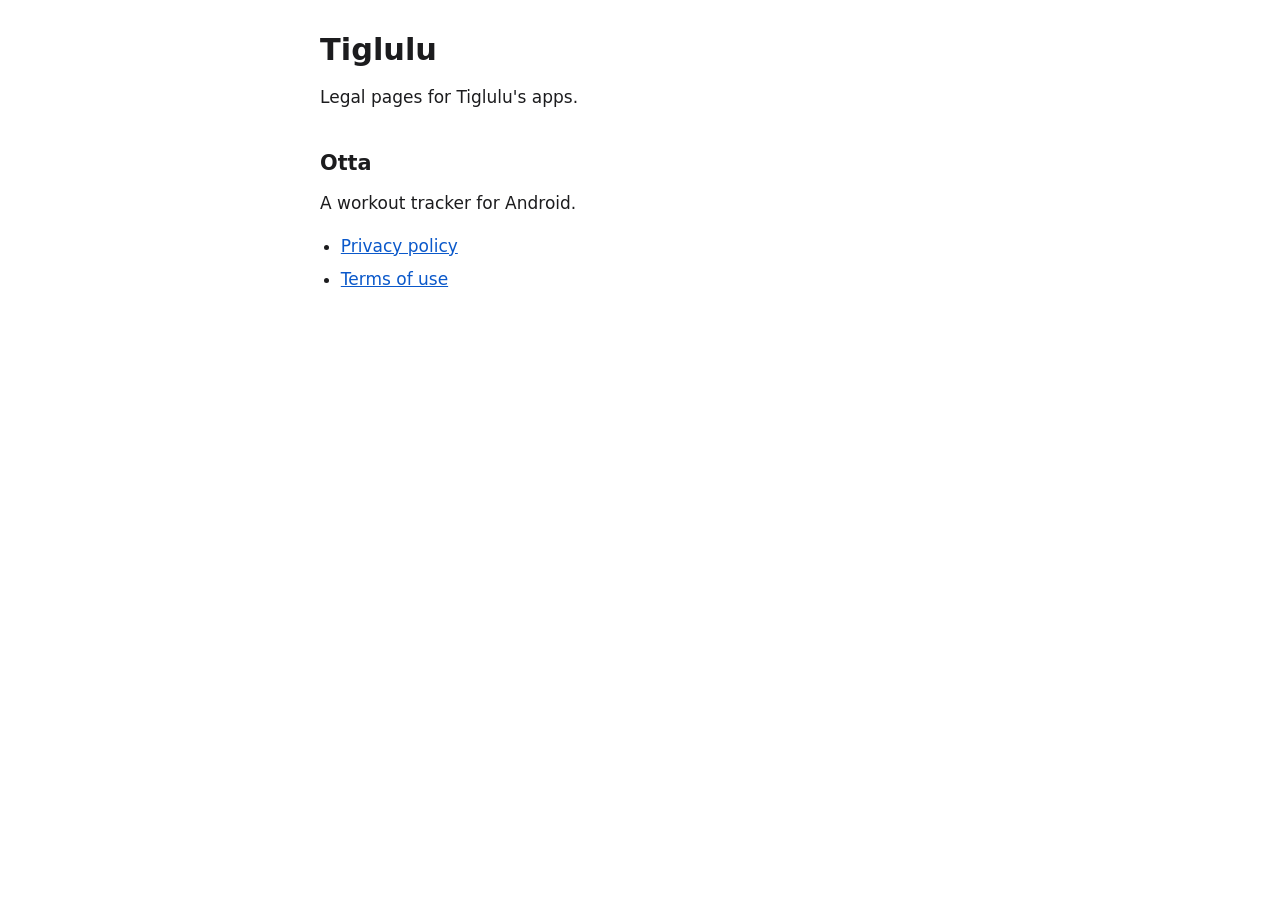
<file: index.html>
<!doctype html>
<html lang="en">
<head>
<meta charset="utf-8">
<meta name="viewport" content="width=device-width, initial-scale=1">
<title>Tiglulu</title>
<link rel="stylesheet" href="style.css">
</head>
<body>
<main>
<h1>Tiglulu</h1>
<p>Legal pages for Tiglulu's apps.</p>
<h2>Otta</h2>
<p>A workout tracker for Android.</p>
<ul>
  <li><a href="otta/privacy/">Privacy policy</a></li>
  <li><a href="otta/terms/">Terms of use</a></li>
</ul>
</main>
</body>
</html>
</file>
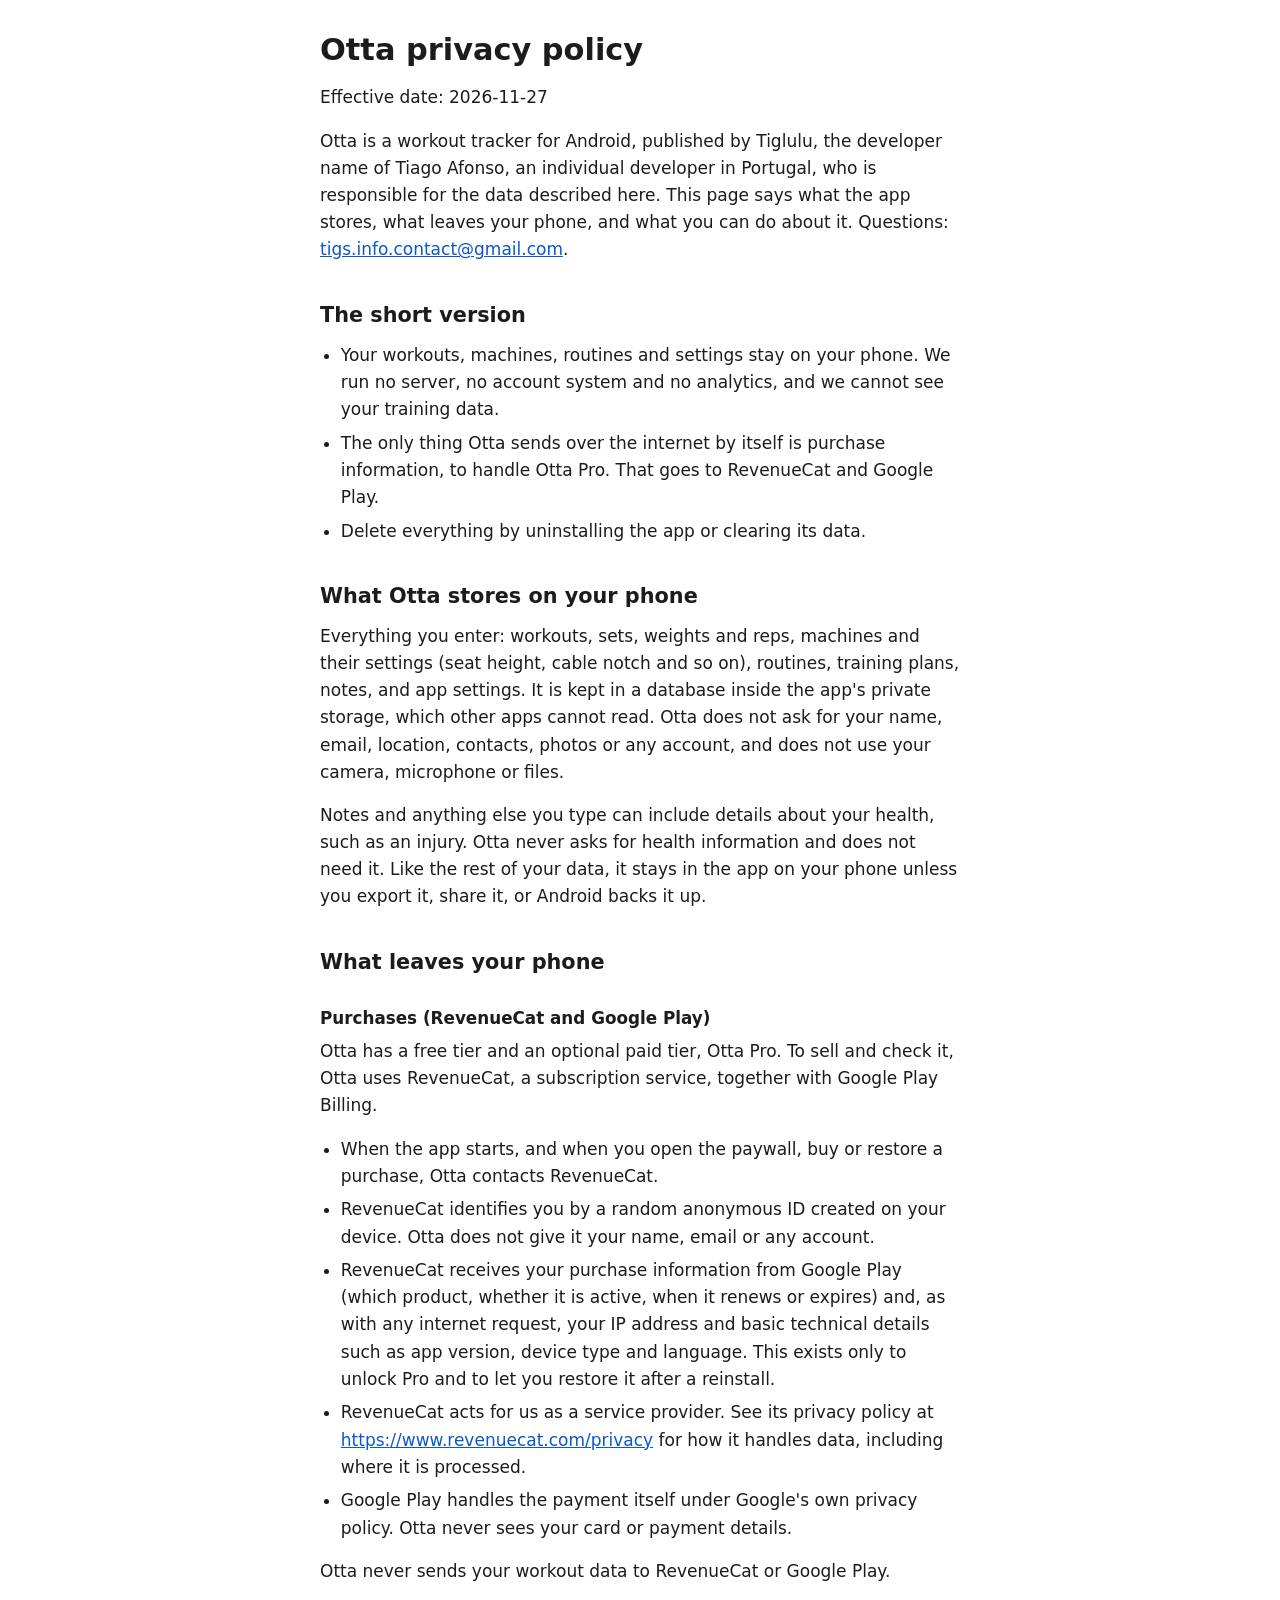
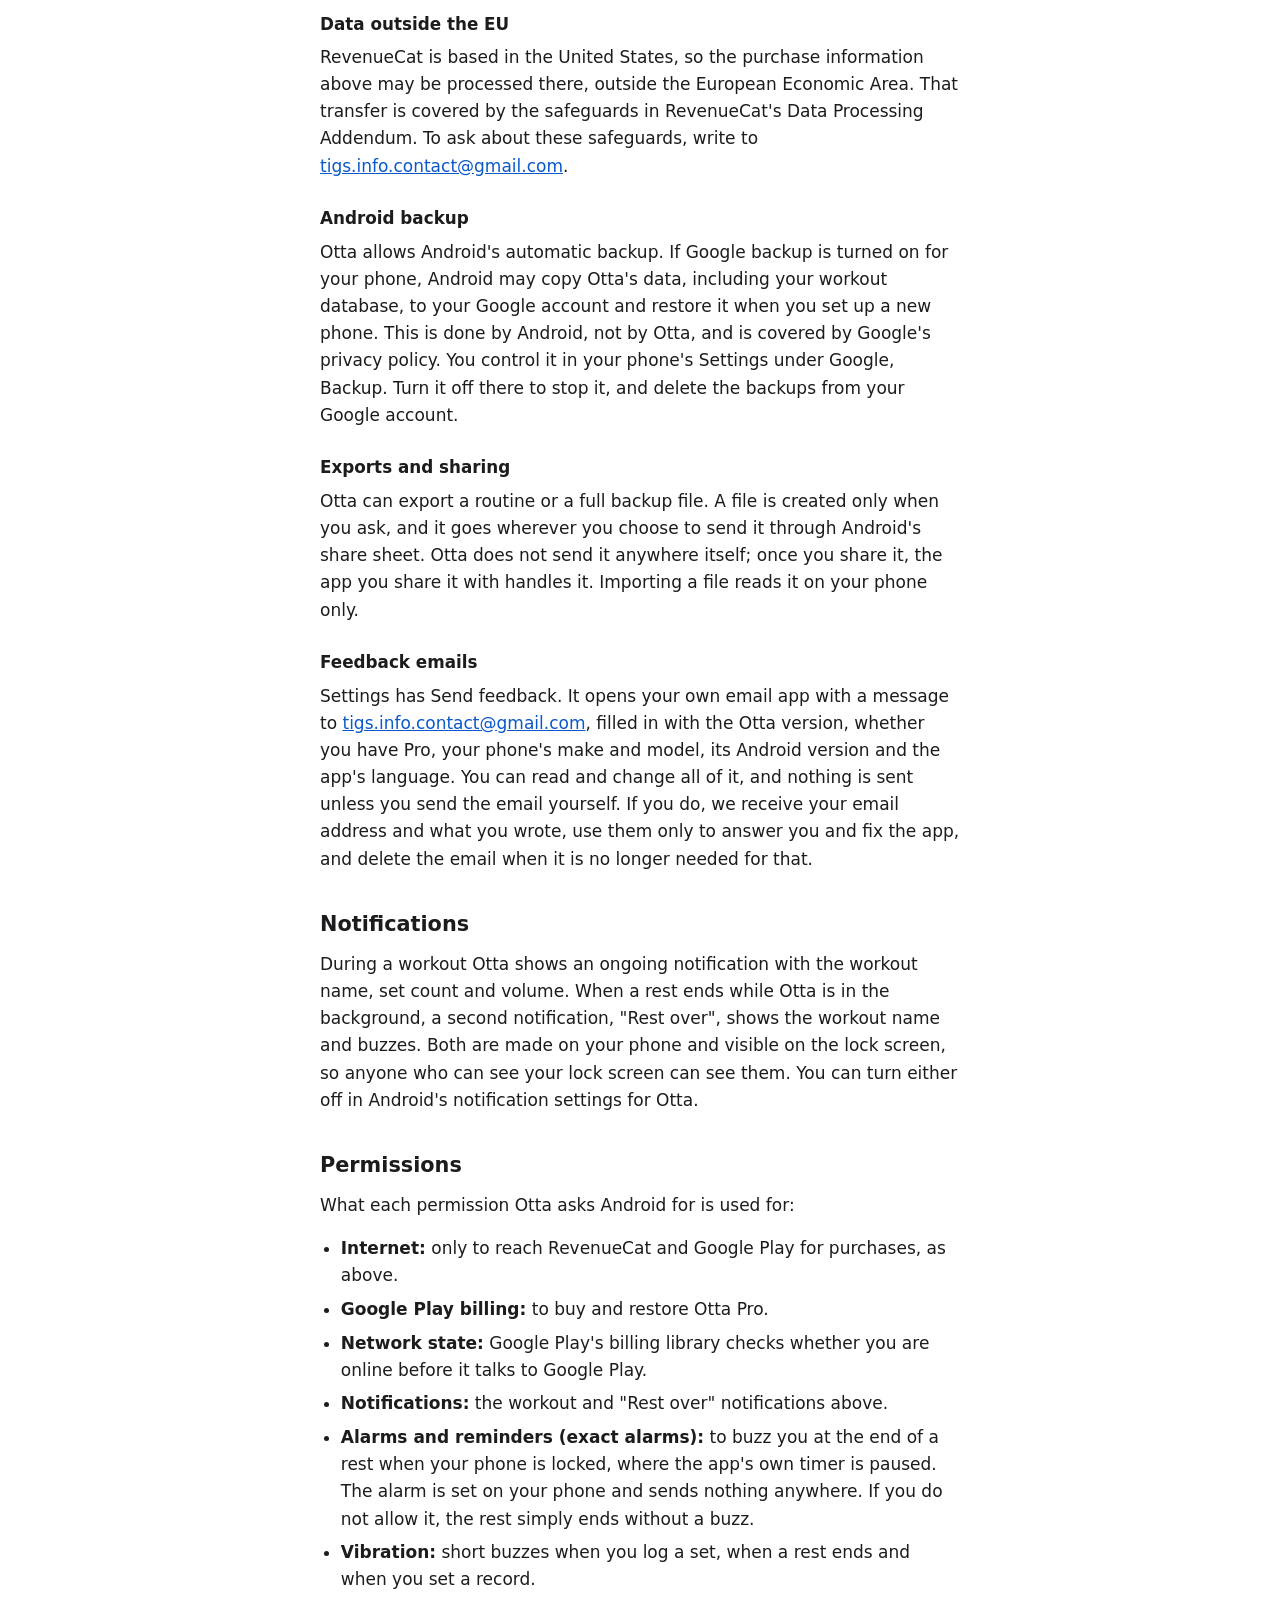
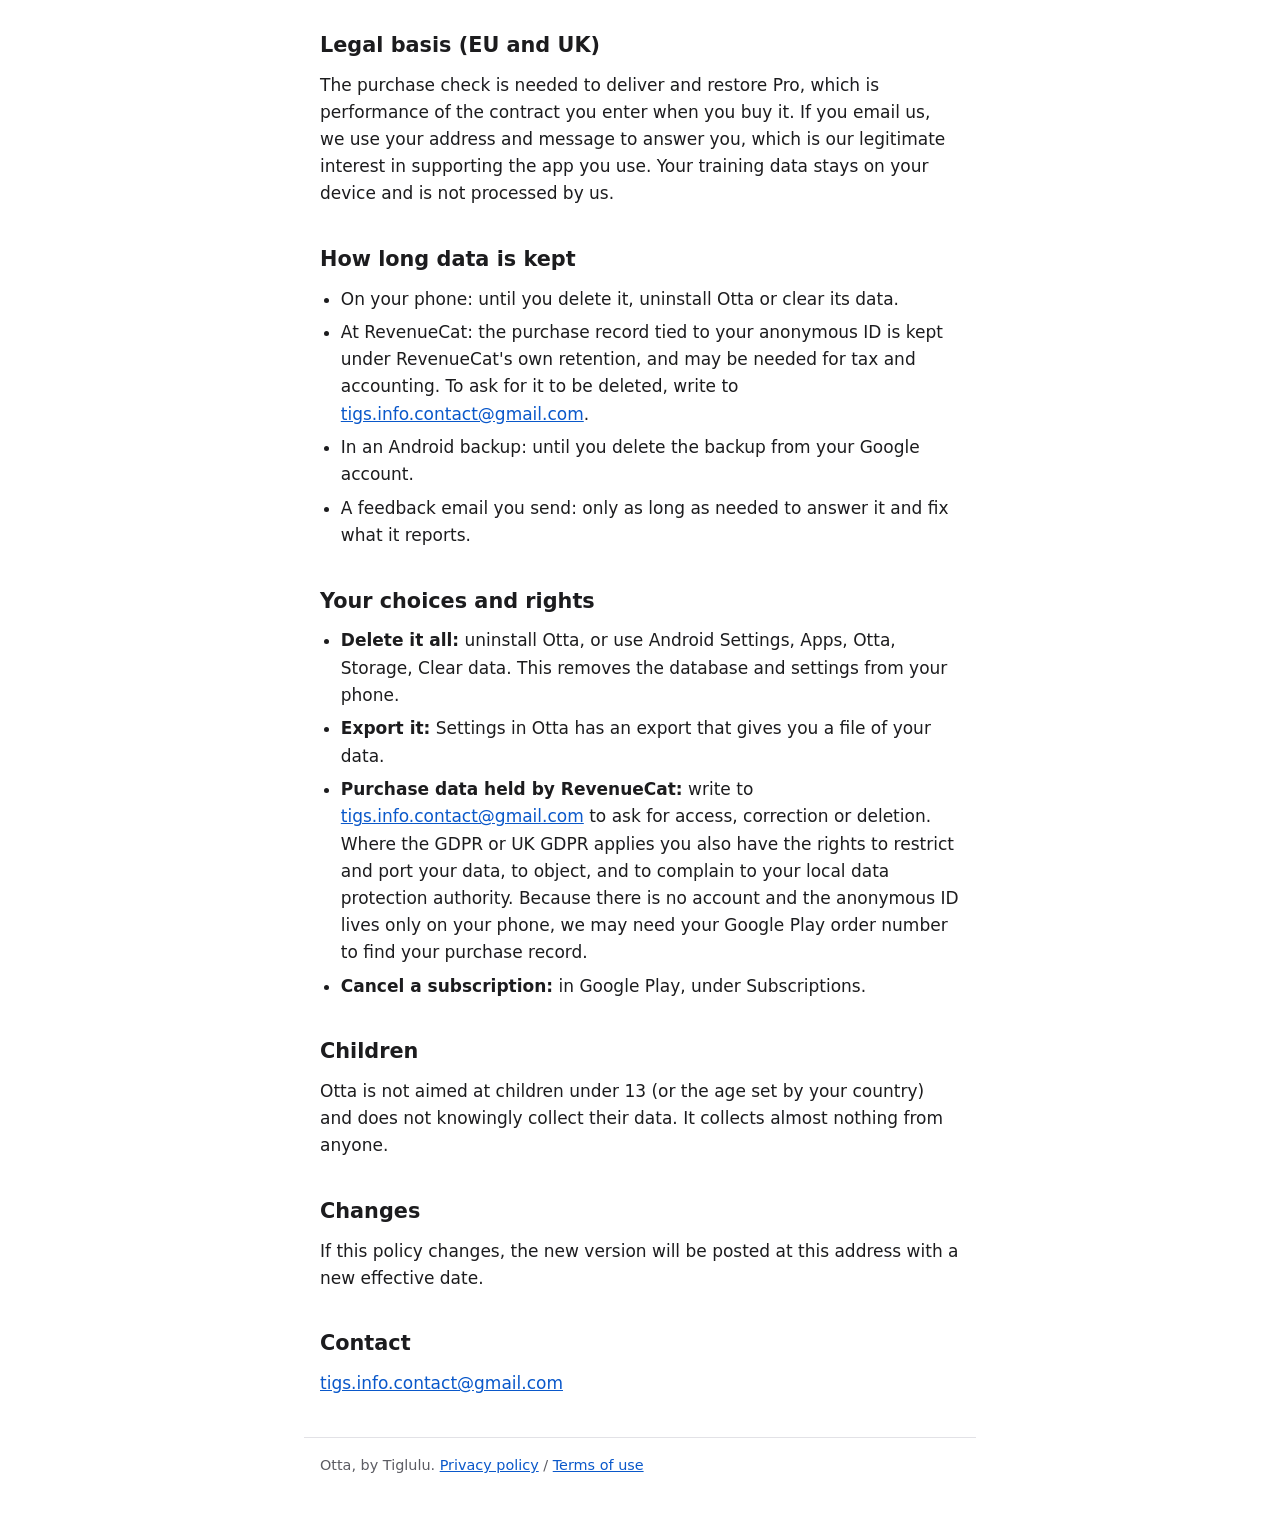
<file: otta/privacy/index.html>
<!doctype html>
<html lang="en">
<head>
<meta charset="utf-8">
<meta name="viewport" content="width=device-width, initial-scale=1">
<title>Otta privacy policy</title>
<link rel="stylesheet" href="../../style.css">
</head>
<body>
<main>
<h1>Otta privacy policy</h1>
<p>Effective date: 2026-11-27</p>
<p>Otta is a workout tracker for Android, published by Tiglulu, the developer name of Tiago Afonso, an individual developer in Portugal, who is responsible for the data described here. This page says what the app stores, what leaves your phone, and what you can do about it. Questions: <a href="mailto:tigs.info.contact@gmail.com">tigs.info.contact@gmail.com</a>.</p>
<h2>The short version</h2>
<ul>
  <li>Your workouts, machines, routines and settings stay on your phone. We run no server, no account system and no analytics, and we cannot see your training data.</li>
  <li>The only thing Otta sends over the internet by itself is purchase information, to handle Otta Pro. That goes to RevenueCat and Google Play.</li>
  <li>Delete everything by uninstalling the app or clearing its data.</li>
</ul>
<h2>What Otta stores on your phone</h2>
<p>Everything you enter: workouts, sets, weights and reps, machines and their settings (seat height, cable notch and so on), routines, training plans, notes, and app settings. It is kept in a database inside the app's private storage, which other apps cannot read. Otta does not ask for your name, email, location, contacts, photos or any account, and does not use your camera, microphone or files.</p>
<p>Notes and anything else you type can include details about your health, such as an injury. Otta never asks for health information and does not need it. Like the rest of your data, it stays in the app on your phone unless you export it, share it, or Android backs it up.</p>
<h2>What leaves your phone</h2>
<h3>Purchases (RevenueCat and Google Play)</h3>
<p>Otta has a free tier and an optional paid tier, Otta Pro. To sell and check it, Otta uses RevenueCat, a subscription service, together with Google Play Billing.</p>
<ul>
  <li>When the app starts, and when you open the paywall, buy or restore a purchase, Otta contacts RevenueCat.</li>
  <li>RevenueCat identifies you by a random anonymous ID created on your device. Otta does not give it your name, email or any account.</li>
  <li>RevenueCat receives your purchase information from Google Play (which product, whether it is active, when it renews or expires) and, as with any internet request, your IP address and basic technical details such as app version, device type and language. This exists only to unlock Pro and to let you restore it after a reinstall.</li>
  <li>RevenueCat acts for us as a service provider. See its privacy policy at <a href="https://www.revenuecat.com/privacy">https://www.revenuecat.com/privacy</a> for how it handles data, including where it is processed.</li>
  <li>Google Play handles the payment itself under Google's own privacy policy. Otta never sees your card or payment details.</li>
</ul>
<p>Otta never sends your workout data to RevenueCat or Google Play.</p>
<h3>Data outside the EU</h3>
<p>RevenueCat is based in the United States, so the purchase information above may be processed there, outside the European Economic Area. That transfer is covered by the safeguards in RevenueCat's Data Processing Addendum. To ask about these safeguards, write to <a href="mailto:tigs.info.contact@gmail.com">tigs.info.contact@gmail.com</a>.</p>
<h3>Android backup</h3>
<p>Otta allows Android's automatic backup. If Google backup is turned on for your phone, Android may copy Otta's data, including your workout database, to your Google account and restore it when you set up a new phone. This is done by Android, not by Otta, and is covered by Google's privacy policy. You control it in your phone's Settings under Google, Backup. Turn it off there to stop it, and delete the backups from your Google account.</p>
<h3>Exports and sharing</h3>
<p>Otta can export a routine or a full backup file. A file is created only when you ask, and it goes wherever you choose to send it through Android's share sheet. Otta does not send it anywhere itself; once you share it, the app you share it with handles it. Importing a file reads it on your phone only.</p>
<h3>Feedback emails</h3>
<p>Settings has Send feedback. It opens your own email app with a message to <a href="mailto:tigs.info.contact@gmail.com">tigs.info.contact@gmail.com</a>, filled in with the Otta version, whether you have Pro, your phone's make and model, its Android version and the app's language. You can read and change all of it, and nothing is sent unless you send the email yourself. If you do, we receive your email address and what you wrote, use them only to answer you and fix the app, and delete the email when it is no longer needed for that.</p>
<h2>Notifications</h2>
<p>During a workout Otta shows an ongoing notification with the workout name, set count and volume. When a rest ends while Otta is in the background, a second notification, "Rest over", shows the workout name and buzzes. Both are made on your phone and visible on the lock screen, so anyone who can see your lock screen can see them. You can turn either off in Android's notification settings for Otta.</p>
<h2>Permissions</h2>
<p>What each permission Otta asks Android for is used for:</p>
<ul>
  <li><strong>Internet:</strong> only to reach RevenueCat and Google Play for purchases, as above.</li>
  <li><strong>Google Play billing:</strong> to buy and restore Otta Pro.</li>
  <li><strong>Network state:</strong> Google Play's billing library checks whether you are online before it talks to Google Play.</li>
  <li><strong>Notifications:</strong> the workout and "Rest over" notifications above.</li>
  <li><strong>Alarms and reminders (exact alarms):</strong> to buzz you at the end of a rest when your phone is locked, where the app's own timer is paused. The alarm is set on your phone and sends nothing anywhere. If you do not allow it, the rest simply ends without a buzz.</li>
  <li><strong>Vibration:</strong> short buzzes when you log a set, when a rest ends and when you set a record.</li>
</ul>
<h2>Legal basis (EU and UK)</h2>
<p>The purchase check is needed to deliver and restore Pro, which is performance of the contract you enter when you buy it. If you email us, we use your address and message to answer you, which is our legitimate interest in supporting the app you use. Your training data stays on your device and is not processed by us.</p>
<h2>How long data is kept</h2>
<ul>
  <li>On your phone: until you delete it, uninstall Otta or clear its data.</li>
  <li>At RevenueCat: the purchase record tied to your anonymous ID is kept under RevenueCat's own retention, and may be needed for tax and accounting. To ask for it to be deleted, write to <a href="mailto:tigs.info.contact@gmail.com">tigs.info.contact@gmail.com</a>.</li>
  <li>In an Android backup: until you delete the backup from your Google account.</li>
  <li>A feedback email you send: only as long as needed to answer it and fix what it reports.</li>
</ul>
<h2>Your choices and rights</h2>
<ul>
  <li><strong>Delete it all:</strong> uninstall Otta, or use Android Settings, Apps, Otta, Storage, Clear data. This removes the database and settings from your phone.</li>
  <li><strong>Export it:</strong> Settings in Otta has an export that gives you a file of your data.</li>
  <li><strong>Purchase data held by RevenueCat:</strong> write to <a href="mailto:tigs.info.contact@gmail.com">tigs.info.contact@gmail.com</a> to ask for access, correction or deletion. Where the GDPR or UK GDPR applies you also have the rights to restrict and port your data, to object, and to complain to your local data protection authority. Because there is no account and the anonymous ID lives only on your phone, we may need your Google Play order number to find your purchase record.</li>
  <li><strong>Cancel a subscription:</strong> in Google Play, under Subscriptions.</li>
</ul>
<h2>Children</h2>
<p>Otta is not aimed at children under 13 (or the age set by your country) and does not knowingly collect their data. It collects almost nothing from anyone.</p>
<h2>Changes</h2>
<p>If this policy changes, the new version will be posted at this address with a new effective date.</p>
<h2>Contact</h2>
<p><a href="mailto:tigs.info.contact@gmail.com">tigs.info.contact@gmail.com</a></p>
</main>
<footer>
<p>Otta, by Tiglulu. <a href="../privacy/">Privacy policy</a> <span aria-hidden="true">/</span> <a href="../terms/">Terms of use</a></p>
</footer>
</body>
</html>
</file>
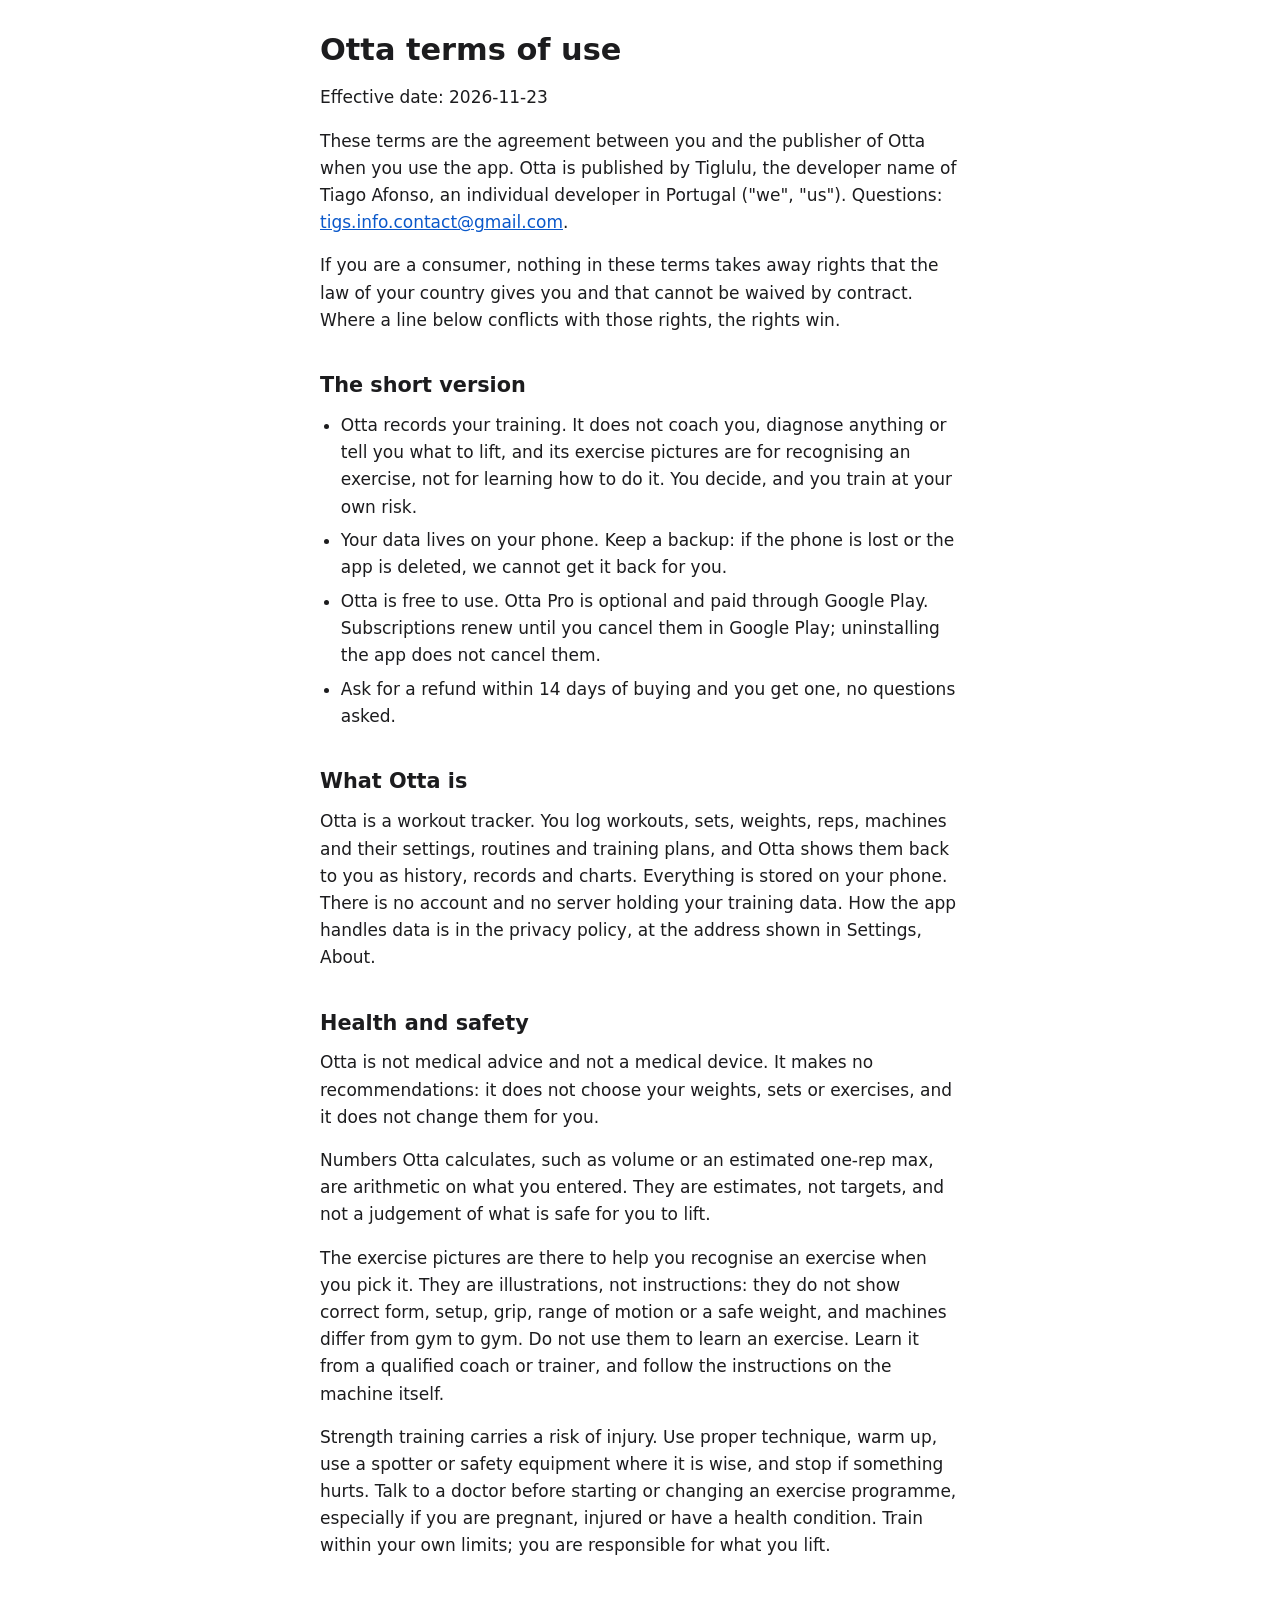
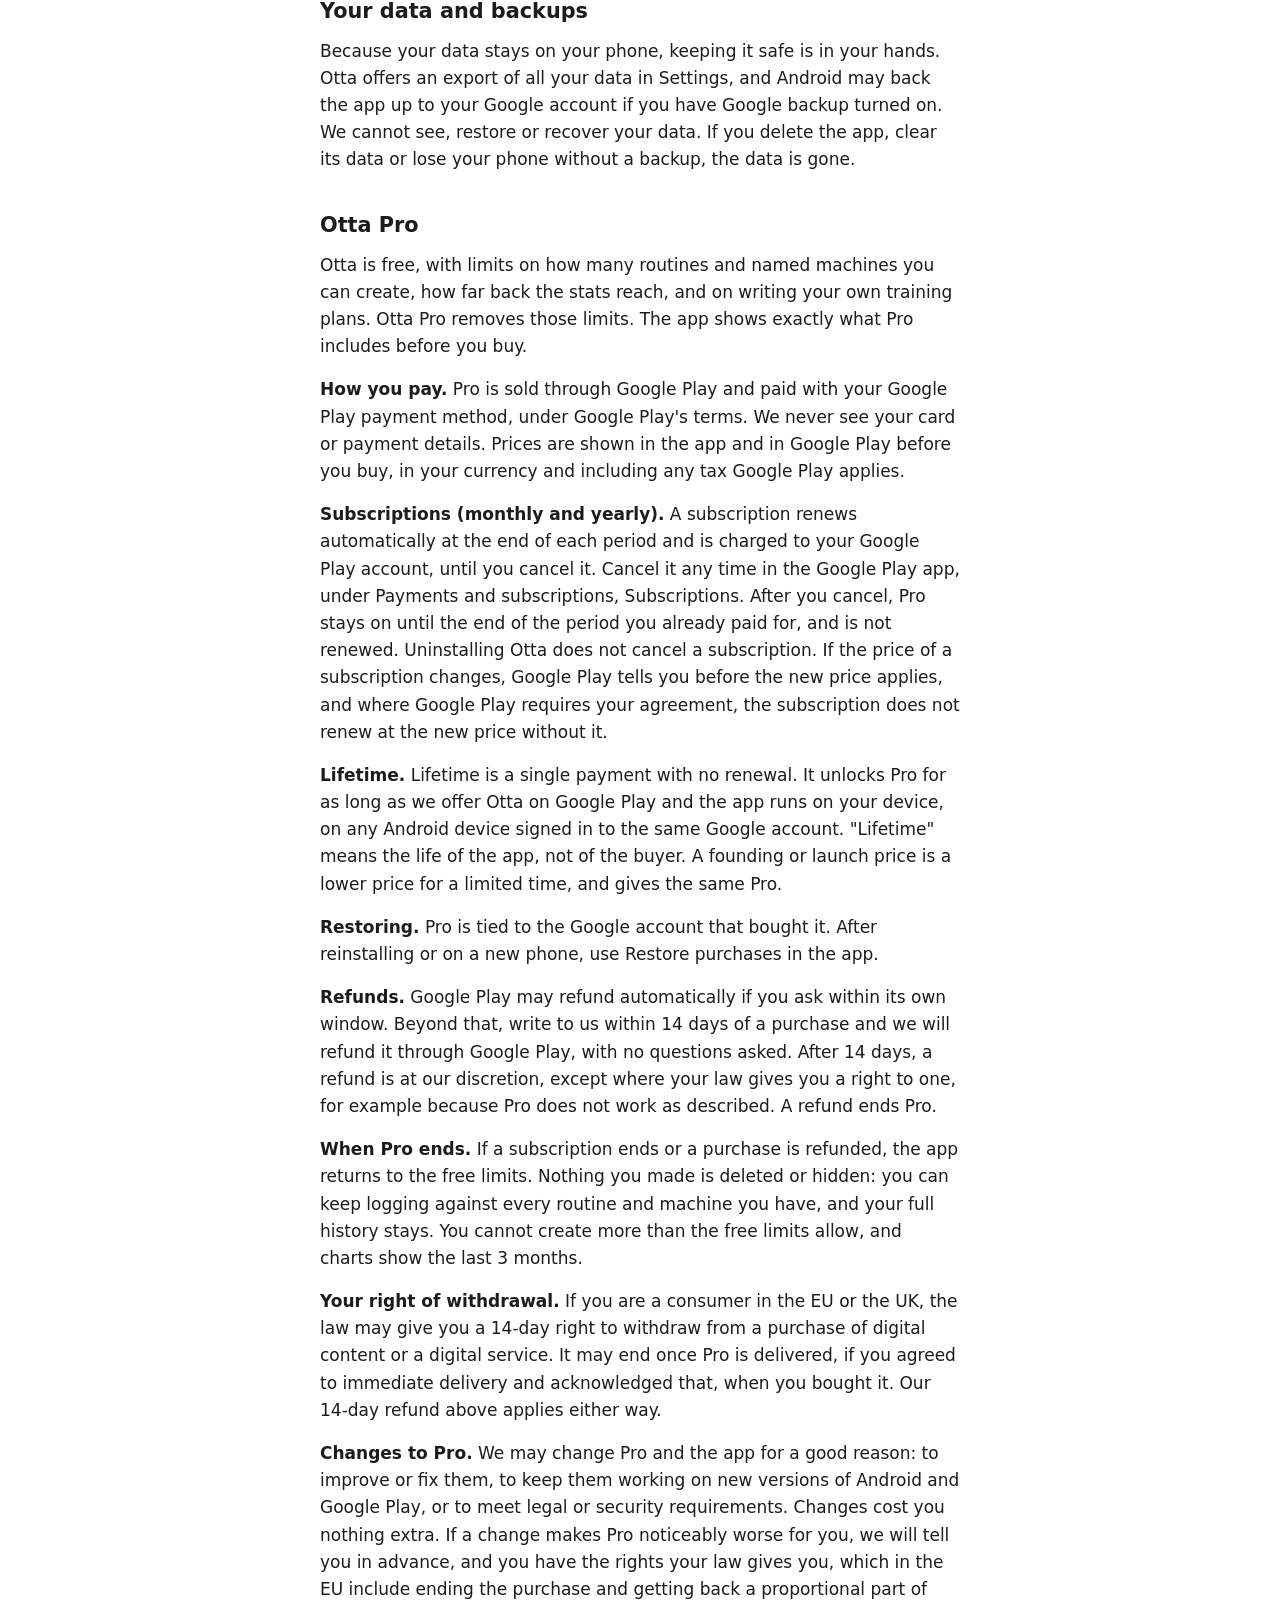
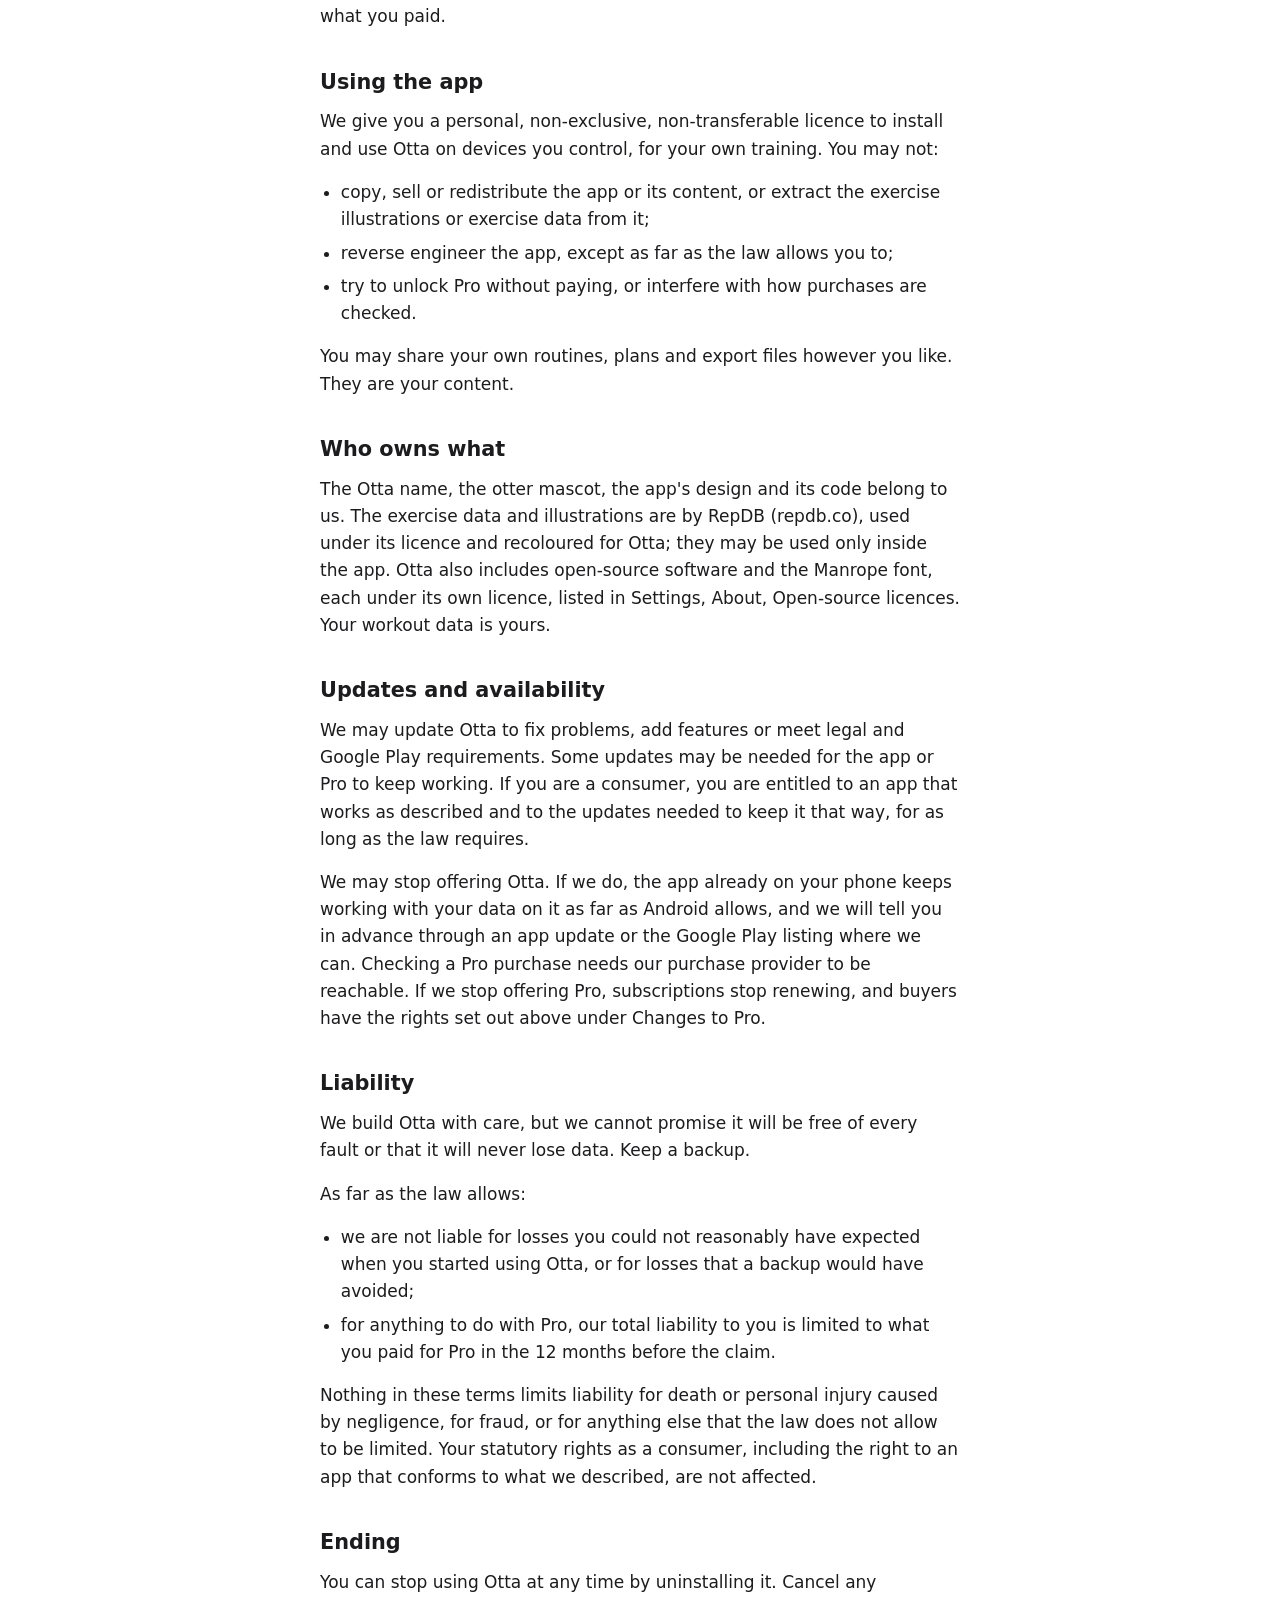
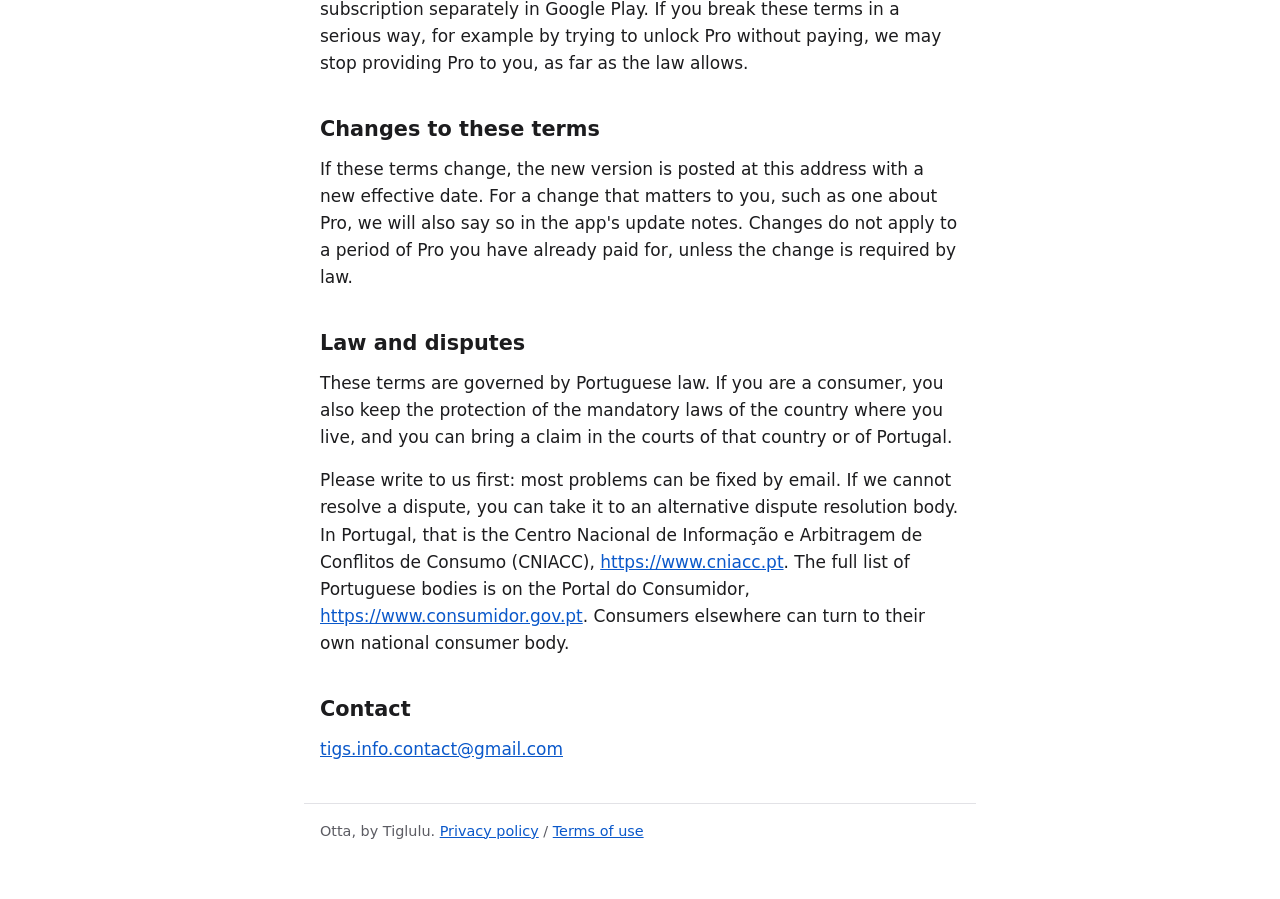
<file: otta/terms/index.html>
<!doctype html>
<html lang="en">
<head>
<meta charset="utf-8">
<meta name="viewport" content="width=device-width, initial-scale=1">
<title>Otta terms of use</title>
<link rel="stylesheet" href="../../style.css">
</head>
<body>
<main>
<h1>Otta terms of use</h1>
<p>Effective date: 2026-11-23</p>
<p>These terms are the agreement between you and the publisher of Otta when you use the app. Otta is published by Tiglulu, the developer name of Tiago Afonso, an individual developer in Portugal ("we", "us"). Questions: <a href="mailto:tigs.info.contact@gmail.com">tigs.info.contact@gmail.com</a>.</p>
<p>If you are a consumer, nothing in these terms takes away rights that the law of your country gives you and that cannot be waived by contract. Where a line below conflicts with those rights, the rights win.</p>
<h2>The short version</h2>
<ul>
  <li>Otta records your training. It does not coach you, diagnose anything or tell you what to lift, and its exercise pictures are for recognising an exercise, not for learning how to do it. You decide, and you train at your own risk.</li>
  <li>Your data lives on your phone. Keep a backup: if the phone is lost or the app is deleted, we cannot get it back for you.</li>
  <li>Otta is free to use. Otta Pro is optional and paid through Google Play. Subscriptions renew until you cancel them in Google Play; uninstalling the app does not cancel them.</li>
  <li>Ask for a refund within 14 days of buying and you get one, no questions asked.</li>
</ul>
<h2>What Otta is</h2>
<p>Otta is a workout tracker. You log workouts, sets, weights, reps, machines and their settings, routines and training plans, and Otta shows them back to you as history, records and charts. Everything is stored on your phone. There is no account and no server holding your training data. How the app handles data is in the privacy policy, at the address shown in Settings, About.</p>
<h2>Health and safety</h2>
<p>Otta is not medical advice and not a medical device. It makes no recommendations: it does not choose your weights, sets or exercises, and it does not change them for you.</p>
<p>Numbers Otta calculates, such as volume or an estimated one-rep max, are arithmetic on what you entered. They are estimates, not targets, and not a judgement of what is safe for you to lift.</p>
<p>The exercise pictures are there to help you recognise an exercise when you pick it. They are illustrations, not instructions: they do not show correct form, setup, grip, range of motion or a safe weight, and machines differ from gym to gym. Do not use them to learn an exercise. Learn it from a qualified coach or trainer, and follow the instructions on the machine itself.</p>
<p>Strength training carries a risk of injury. Use proper technique, warm up, use a spotter or safety equipment where it is wise, and stop if something hurts. Talk to a doctor before starting or changing an exercise programme, especially if you are pregnant, injured or have a health condition. Train within your own limits; you are responsible for what you lift.</p>
<h2>Your data and backups</h2>
<p>Because your data stays on your phone, keeping it safe is in your hands. Otta offers an export of all your data in Settings, and Android may back the app up to your Google account if you have Google backup turned on. We cannot see, restore or recover your data. If you delete the app, clear its data or lose your phone without a backup, the data is gone.</p>
<h2>Otta Pro</h2>
<p>Otta is free, with limits on how many routines and named machines you can create, how far back the stats reach, and on writing your own training plans. Otta Pro removes those limits. The app shows exactly what Pro includes before you buy.</p>
<p><strong>How you pay.</strong> Pro is sold through Google Play and paid with your Google Play payment method, under Google Play's terms. We never see your card or payment details. Prices are shown in the app and in Google Play before you buy, in your currency and including any tax Google Play applies.</p>
<p><strong>Subscriptions (monthly and yearly).</strong> A subscription renews automatically at the end of each period and is charged to your Google Play account, until you cancel it. Cancel it any time in the Google Play app, under Payments and subscriptions, Subscriptions. After you cancel, Pro stays on until the end of the period you already paid for, and is not renewed. Uninstalling Otta does not cancel a subscription. If the price of a subscription changes, Google Play tells you before the new price applies, and where Google Play requires your agreement, the subscription does not renew at the new price without it.</p>
<p><strong>Lifetime.</strong> Lifetime is a single payment with no renewal. It unlocks Pro for as long as we offer Otta on Google Play and the app runs on your device, on any Android device signed in to the same Google account. "Lifetime" means the life of the app, not of the buyer. A founding or launch price is a lower price for a limited time, and gives the same Pro.</p>
<p><strong>Restoring.</strong> Pro is tied to the Google account that bought it. After reinstalling or on a new phone, use Restore purchases in the app.</p>
<p><strong>Refunds.</strong> Google Play may refund automatically if you ask within its own window. Beyond that, write to us within 14 days of a purchase and we will refund it through Google Play, with no questions asked. After 14 days, a refund is at our discretion, except where your law gives you a right to one, for example because Pro does not work as described. A refund ends Pro.</p>
<p><strong>When Pro ends.</strong> If a subscription ends or a purchase is refunded, the app returns to the free limits. Nothing you made is deleted or hidden: you can keep logging against every routine and machine you have, and your full history stays. You cannot create more than the free limits allow, and charts show the last 3 months.</p>
<p><strong>Your right of withdrawal.</strong> If you are a consumer in the EU or the UK, the law may give you a 14-day right to withdraw from a purchase of digital content or a digital service. It may end once Pro is delivered, if you agreed to immediate delivery and acknowledged that, when you bought it. Our 14-day refund above applies either way.</p>
<p><strong>Changes to Pro.</strong> We may change Pro and the app for a good reason: to improve or fix them, to keep them working on new versions of Android and Google Play, or to meet legal or security requirements. Changes cost you nothing extra. If a change makes Pro noticeably worse for you, we will tell you in advance, and you have the rights your law gives you, which in the EU include ending the purchase and getting back a proportional part of what you paid.</p>
<h2>Using the app</h2>
<p>We give you a personal, non-exclusive, non-transferable licence to install and use Otta on devices you control, for your own training. You may not:</p>
<ul>
  <li>copy, sell or redistribute the app or its content, or extract the exercise illustrations or exercise data from it;</li>
  <li>reverse engineer the app, except as far as the law allows you to;</li>
  <li>try to unlock Pro without paying, or interfere with how purchases are checked.</li>
</ul>
<p>You may share your own routines, plans and export files however you like. They are your content.</p>
<h2>Who owns what</h2>
<p>The Otta name, the otter mascot, the app's design and its code belong to us. The exercise data and illustrations are by RepDB (repdb.co), used under its licence and recoloured for Otta; they may be used only inside the app. Otta also includes open-source software and the Manrope font, each under its own licence, listed in Settings, About, Open-source licences. Your workout data is yours.</p>
<h2>Updates and availability</h2>
<p>We may update Otta to fix problems, add features or meet legal and Google Play requirements. Some updates may be needed for the app or Pro to keep working. If you are a consumer, you are entitled to an app that works as described and to the updates needed to keep it that way, for as long as the law requires.</p>
<p>We may stop offering Otta. If we do, the app already on your phone keeps working with your data on it as far as Android allows, and we will tell you in advance through an app update or the Google Play listing where we can. Checking a Pro purchase needs our purchase provider to be reachable. If we stop offering Pro, subscriptions stop renewing, and buyers have the rights set out above under Changes to Pro.</p>
<h2>Liability</h2>
<p>We build Otta with care, but we cannot promise it will be free of every fault or that it will never lose data. Keep a backup.</p>
<p>As far as the law allows:</p>
<ul>
  <li>we are not liable for losses you could not reasonably have expected when you started using Otta, or for losses that a backup would have avoided;</li>
  <li>for anything to do with Pro, our total liability to you is limited to what you paid for Pro in the 12 months before the claim.</li>
</ul>
<p>Nothing in these terms limits liability for death or personal injury caused by negligence, for fraud, or for anything else that the law does not allow to be limited. Your statutory rights as a consumer, including the right to an app that conforms to what we described, are not affected.</p>
<h2>Ending</h2>
<p>You can stop using Otta at any time by uninstalling it. Cancel any subscription separately in Google Play. If you break these terms in a serious way, for example by trying to unlock Pro without paying, we may stop providing Pro to you, as far as the law allows.</p>
<h2>Changes to these terms</h2>
<p>If these terms change, the new version is posted at this address with a new effective date. For a change that matters to you, such as one about Pro, we will also say so in the app's update notes. Changes do not apply to a period of Pro you have already paid for, unless the change is required by law.</p>
<h2>Law and disputes</h2>
<p>These terms are governed by Portuguese law. If you are a consumer, you also keep the protection of the mandatory laws of the country where you live, and you can bring a claim in the courts of that country or of Portugal.</p>
<p>Please write to us first: most problems can be fixed by email. If we cannot resolve a dispute, you can take it to an alternative dispute resolution body. In Portugal, that is the Centro Nacional de Informação e Arbitragem de Conflitos de Consumo (CNIACC), <a href="https://www.cniacc.pt">https://www.cniacc.pt</a>. The full list of Portuguese bodies is on the Portal do Consumidor, <a href="https://www.consumidor.gov.pt">https://www.consumidor.gov.pt</a>. Consumers elsewhere can turn to their own national consumer body.</p>
<h2>Contact</h2>
<p><a href="mailto:tigs.info.contact@gmail.com">tigs.info.contact@gmail.com</a></p>
</main>
<footer>
<p>Otta, by Tiglulu. <a href="../privacy/">Privacy policy</a> <span aria-hidden="true">/</span> <a href="../terms/">Terms of use</a></p>
</footer>
</body>
</html>
</file>
<file: style.css>
:root {
  color-scheme: light dark;
  --bg: #ffffff;
  --text: #1c1c1e;
  --muted: #5c5c63;
  --line: #e2e2e6;
  --link: #0a58ca;
}
@media (prefers-color-scheme: dark) {
  :root {
    --bg: #121214;
    --text: #ececef;
    --muted: #a3a3ab;
    --line: #2c2c30;
    --link: #8ab4ff;
  }
}
* { box-sizing: border-box; }
body {
  margin: 0;
  background: var(--bg);
  color: var(--text);
  font: 17px/1.6 system-ui, -apple-system, "Segoe UI", Roboto, sans-serif;
  -webkit-text-size-adjust: 100%;
}
main, footer {
  max-width: 42rem;
  margin: 0 auto;
  padding: 0 16px;
}
main { padding-top: 32px; padding-bottom: 24px; }
h1 { font-size: 1.9rem; line-height: 1.2; margin: 0 0 1rem; }
h2 { font-size: 1.3rem; margin: 2.2rem 0 0.6rem; }
h3 { font-size: 1.05rem; margin: 1.6rem 0 0.4rem; }
p, ul { margin: 0 0 1rem; }
ul { padding-left: 1.3rem; }
li { margin-bottom: 0.4rem; }
a { color: var(--link); overflow-wrap: anywhere; }
footer {
  border-top: 1px solid var(--line);
  color: var(--muted);
  font-size: 0.9rem;
  padding-top: 16px;
  padding-bottom: 40px;
}
</file>
